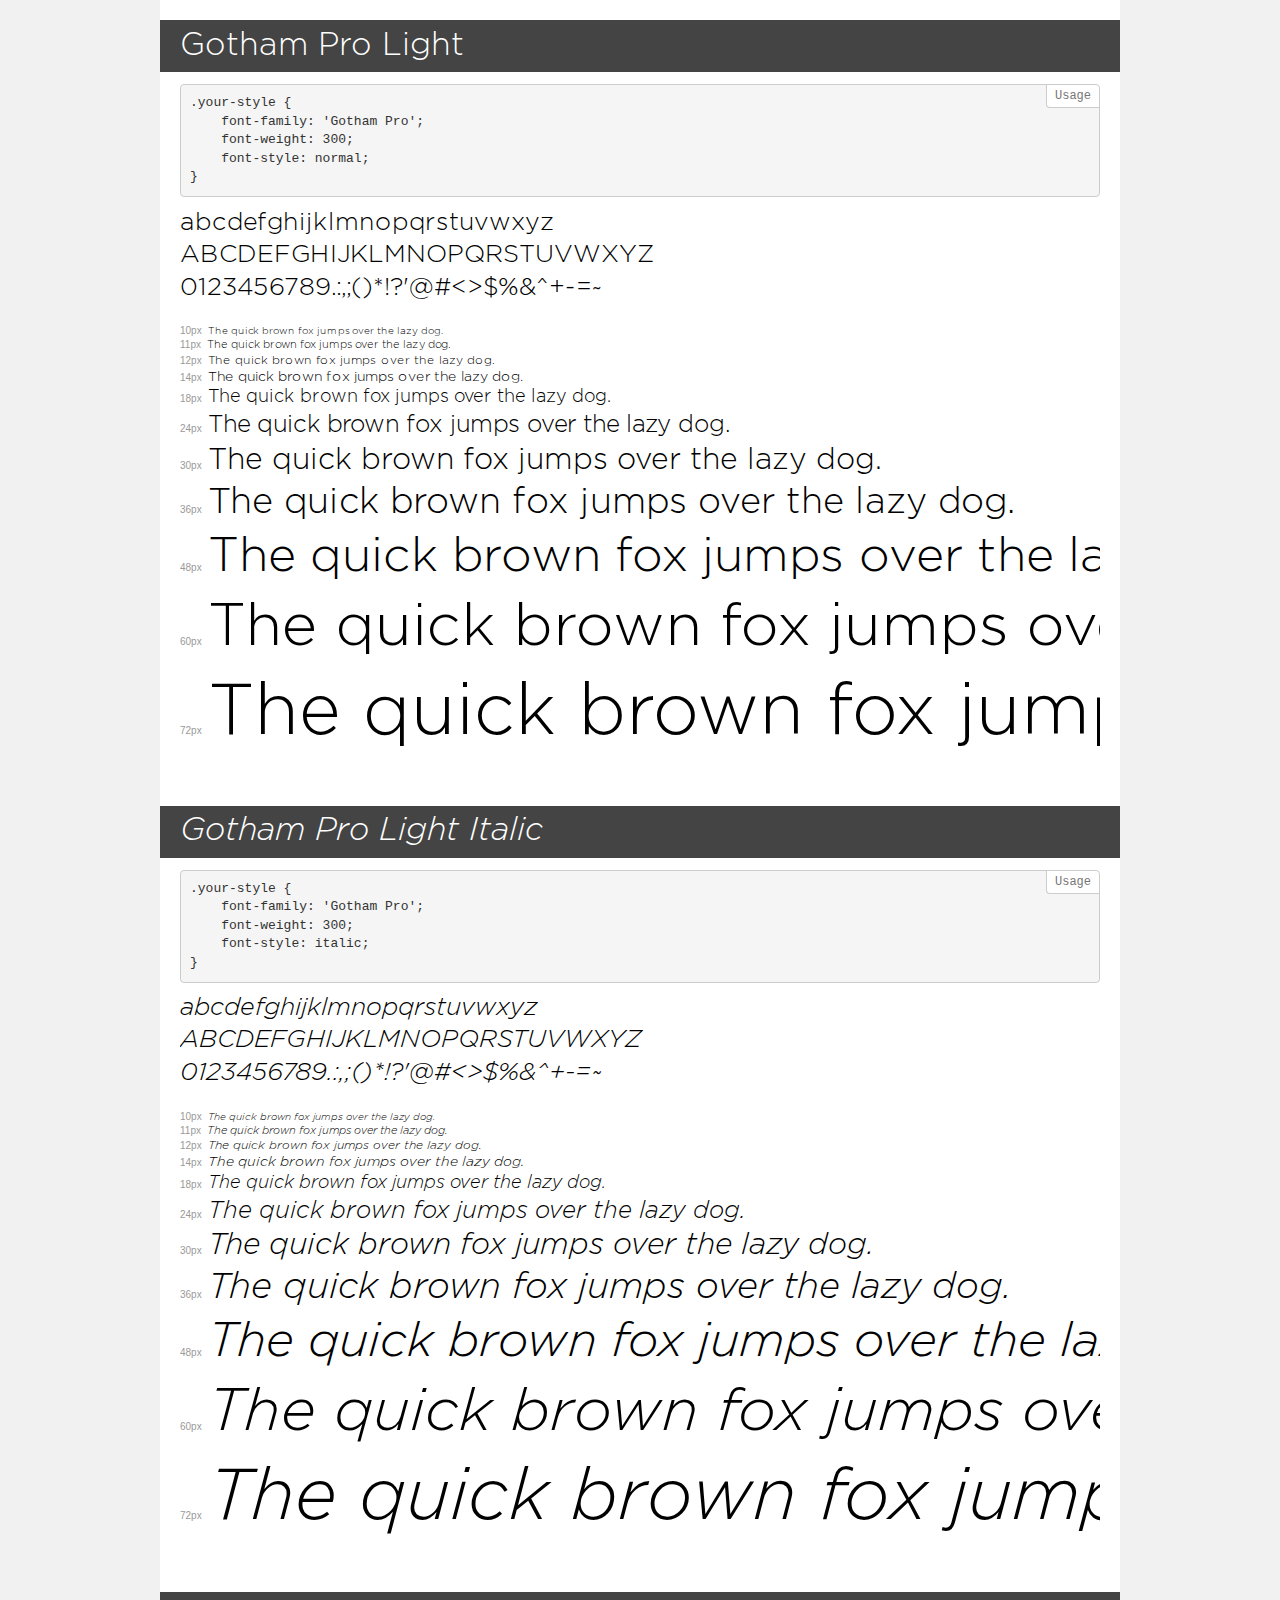
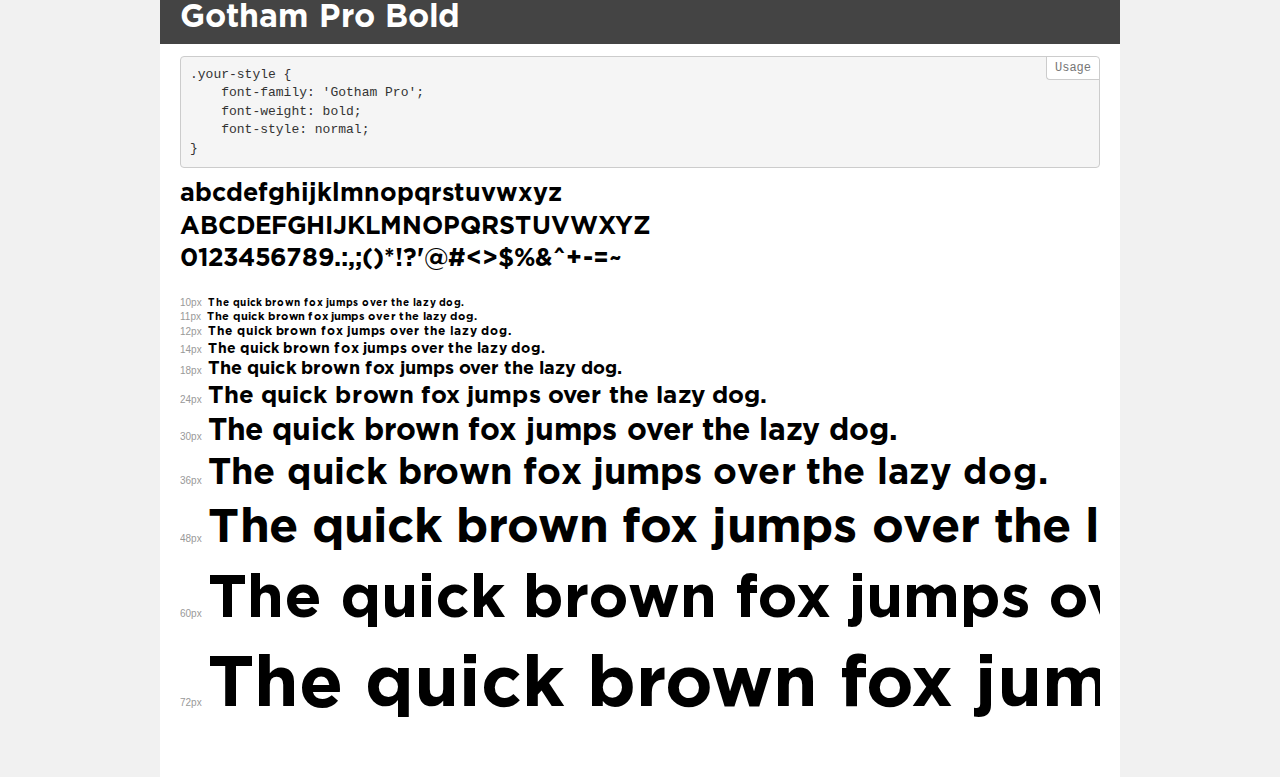
<file: fonts/fonts_1/demo.html>
<!DOCTYPE html>
<html>
<head>
	<meta charset="utf-8">
	<meta http-equiv="X-UA-Compatible" content="IE=edge">
	<meta name="viewport" content="width=device-width, initial-scale=1">
	<meta name="robots" content="noindex, noarchive">
	<title>Transfonter demo</title>
	<link href="stylesheet.css" rel="stylesheet">
	<style>
		/*
		http://meyerweb.com/eric/tools/css/reset/
		v2.0 | 20110126
		License: none (public domain)
		*/
		html, body, div, span, applet, object, iframe,
		h1, h2, h3, h4, h5, h6, p, blockquote, pre,
		a, abbr, acronym, address, big, cite, code,
		del, dfn, em, img, ins, kbd, q, s, samp,
		small, strike, strong, sub, sup, tt, var,
		b, u, i, center,
		dl, dt, dd, ol, ul, li,
		fieldset, form, label, legend,
		table, caption, tbody, tfoot, thead, tr, th, td,
		article, aside, canvas, details, embed,
		figure, figcaption, footer, header, hgroup,
		menu, nav, output, ruby, section, summary,
		time, mark, audio, video {
			margin: 0;
			padding: 0;
			border: 0;
			font-size: 100%;
			font: inherit;
			vertical-align: baseline;
		}
		/* HTML5 display-role reset for older browsers */
		article, aside, details, figcaption, figure,
		footer, header, hgroup, menu, nav, section {
			display: block;
		}
		body {
			line-height: 1;
		}
		ol, ul {
			list-style: none;
		}
		blockquote, q {
			quotes: none;
		}
		blockquote:before, blockquote:after,
		q:before, q:after {
			content: '';
			content: none;
		}
		table {
			border-collapse: collapse;
			border-spacing: 0;
		}
		/* common styles */
		body {
			background: #f1f1f1;
			color: #000;
		}
		.page {
			background: #fff;
			width: 920px;
			margin: 0 auto;
			padding: 20px 20px 0 20px;
			overflow: hidden;
		}
		.font-container {
			overflow-x: auto;
			overflow-y: hidden;
			margin-bottom: 40px;
			line-height: 1.3;
			white-space: nowrap;
			padding-bottom: 5px;
		}
		h1 {
			position: relative;
			background: #444;
			font-size: 32px;
			color: #fff;
			padding: 10px 20px;
			margin: 0 -20px 12px -20px;
		}
		.letters {
			font-size: 25px;
			margin-bottom: 20px;
		}
		.s10:before {
			content: '10px';
		}
		.s11:before {
			content: '11px';
		}
		.s12:before {
			content: '12px';
		}
		.s14:before {
			content: '14px';
		}
		.s18:before {
			content: '18px';
		}
		.s24:before {
			content: '24px';
		}
		.s30:before {
			content: '30px';
		}
		.s36:before {
			content: '36px';
		}
		.s48:before {
			content: '48px';
		}
		.s60:before {
			content: '60px';
		}
		.s72:before {
			content: '72px';
		}
		.s10:before, .s11:before, .s12:before, .s14:before,
		.s18:before, .s24:before, .s30:before, .s36:before,
		.s48:before, .s60:before, .s72:before {
			font-family: Arial, sans-serif;
			font-size: 10px;
			font-weight: normal;
			font-style: normal;
			color: #999;
			padding-right: 6px;
		}
		pre {
			display: block;
			position: relative;
			padding: 9px;
			margin: 0 0 10px;
			font-family: Monaco, Menlo, Consolas, "Courier New", monospace !important;
			font-size: 13px;
			line-height: 1.428571429;
			color: #333;
			font-weight: normal !important;
			font-style: normal !important;
			background-color: #f5f5f5;
			border: 1px solid #ccc;
			overflow-x: auto;
			border-radius: 4px;
		}
		pre:after {
			display: block;
			position: absolute;
			right: 0;
			top: 0;
			content: 'Usage';
			line-height: 1;
			padding: 5px 8px;
			font-size: 12px;
			color: #767676;
			background-color: #fff;
			border: 1px solid #ccc;
			border-right: none;
			border-top: none;
			border-radius: 0 4px 0 4px;
			z-index: 10;
		}
		/* responsive */
		@media (max-width: 959px) {
			.page {
				width: auto;
				margin: 0;
			}
		}
	</style>
</head>
<body>
<div class="page">
	<div class="demo" style="font-family: 'Gotham Pro'; font-weight: 300; font-style: normal;">
		<h1>Gotham Pro Light</h1>
		<pre>.your-style {
    font-family: 'Gotham Pro';
    font-weight: 300;
    font-style: normal;
}</pre>
		<div class="font-container">
			<p class="letters">
				abcdefghijklmnopqrstuvwxyz <br />
				ABCDEFGHIJKLMNOPQRSTUVWXYZ <br />				0123456789.:,;()*!?'@#<>$%&^+-=~
			</p>
			<p class="s10" style="font-size: 10px;">The quick brown fox jumps over the lazy dog.</p>
			<p class="s11" style="font-size: 11px;">The quick brown fox jumps over the lazy dog.</p>
			<p class="s12" style="font-size: 12px;">The quick brown fox jumps over the lazy dog.</p>
			<p class="s14" style="font-size: 14px;">The quick brown fox jumps over the lazy dog.</p>
			<p class="s18" style="font-size: 18px;">The quick brown fox jumps over the lazy dog.</p>
			<p class="s24" style="font-size: 24px;">The quick brown fox jumps over the lazy dog.</p>
			<p class="s30" style="font-size: 30px;">The quick brown fox jumps over the lazy dog.</p>
			<p class="s36" style="font-size: 36px;">The quick brown fox jumps over the lazy dog.</p>
			<p class="s48" style="font-size: 48px;">The quick brown fox jumps over the lazy dog.</p>
			<p class="s60" style="font-size: 60px;">The quick brown fox jumps over the lazy dog.</p>
			<p class="s72" style="font-size: 72px;">The quick brown fox jumps over the lazy dog.</p>
		</div>
	</div>
	<div class="demo" style="font-family: 'Gotham Pro'; font-weight: 300; font-style: italic;">
		<h1>Gotham Pro Light Italic</h1>
		<pre>.your-style {
    font-family: 'Gotham Pro';
    font-weight: 300;
    font-style: italic;
}</pre>
		<div class="font-container">
			<p class="letters">
				abcdefghijklmnopqrstuvwxyz <br />
				ABCDEFGHIJKLMNOPQRSTUVWXYZ <br />				0123456789.:,;()*!?'@#<>$%&^+-=~
			</p>
			<p class="s10" style="font-size: 10px;">The quick brown fox jumps over the lazy dog.</p>
			<p class="s11" style="font-size: 11px;">The quick brown fox jumps over the lazy dog.</p>
			<p class="s12" style="font-size: 12px;">The quick brown fox jumps over the lazy dog.</p>
			<p class="s14" style="font-size: 14px;">The quick brown fox jumps over the lazy dog.</p>
			<p class="s18" style="font-size: 18px;">The quick brown fox jumps over the lazy dog.</p>
			<p class="s24" style="font-size: 24px;">The quick brown fox jumps over the lazy dog.</p>
			<p class="s30" style="font-size: 30px;">The quick brown fox jumps over the lazy dog.</p>
			<p class="s36" style="font-size: 36px;">The quick brown fox jumps over the lazy dog.</p>
			<p class="s48" style="font-size: 48px;">The quick brown fox jumps over the lazy dog.</p>
			<p class="s60" style="font-size: 60px;">The quick brown fox jumps over the lazy dog.</p>
			<p class="s72" style="font-size: 72px;">The quick brown fox jumps over the lazy dog.</p>
		</div>
	</div>
	<div class="demo" style="font-family: 'Gotham Pro'; font-weight: bold; font-style: normal;">
		<h1>Gotham Pro Bold</h1>
		<pre>.your-style {
    font-family: 'Gotham Pro';
    font-weight: bold;
    font-style: normal;
}</pre>
		<div class="font-container">
			<p class="letters">
				abcdefghijklmnopqrstuvwxyz <br />
				ABCDEFGHIJKLMNOPQRSTUVWXYZ <br />				0123456789.:,;()*!?'@#<>$%&^+-=~
			</p>
			<p class="s10" style="font-size: 10px;">The quick brown fox jumps over the lazy dog.</p>
			<p class="s11" style="font-size: 11px;">The quick brown fox jumps over the lazy dog.</p>
			<p class="s12" style="font-size: 12px;">The quick brown fox jumps over the lazy dog.</p>
			<p class="s14" style="font-size: 14px;">The quick brown fox jumps over the lazy dog.</p>
			<p class="s18" style="font-size: 18px;">The quick brown fox jumps over the lazy dog.</p>
			<p class="s24" style="font-size: 24px;">The quick brown fox jumps over the lazy dog.</p>
			<p class="s30" style="font-size: 30px;">The quick brown fox jumps over the lazy dog.</p>
			<p class="s36" style="font-size: 36px;">The quick brown fox jumps over the lazy dog.</p>
			<p class="s48" style="font-size: 48px;">The quick brown fox jumps over the lazy dog.</p>
			<p class="s60" style="font-size: 60px;">The quick brown fox jumps over the lazy dog.</p>
			<p class="s72" style="font-size: 72px;">The quick brown fox jumps over the lazy dog.</p>
		</div>
	</div>
</div>
</body>
</html>
</file>
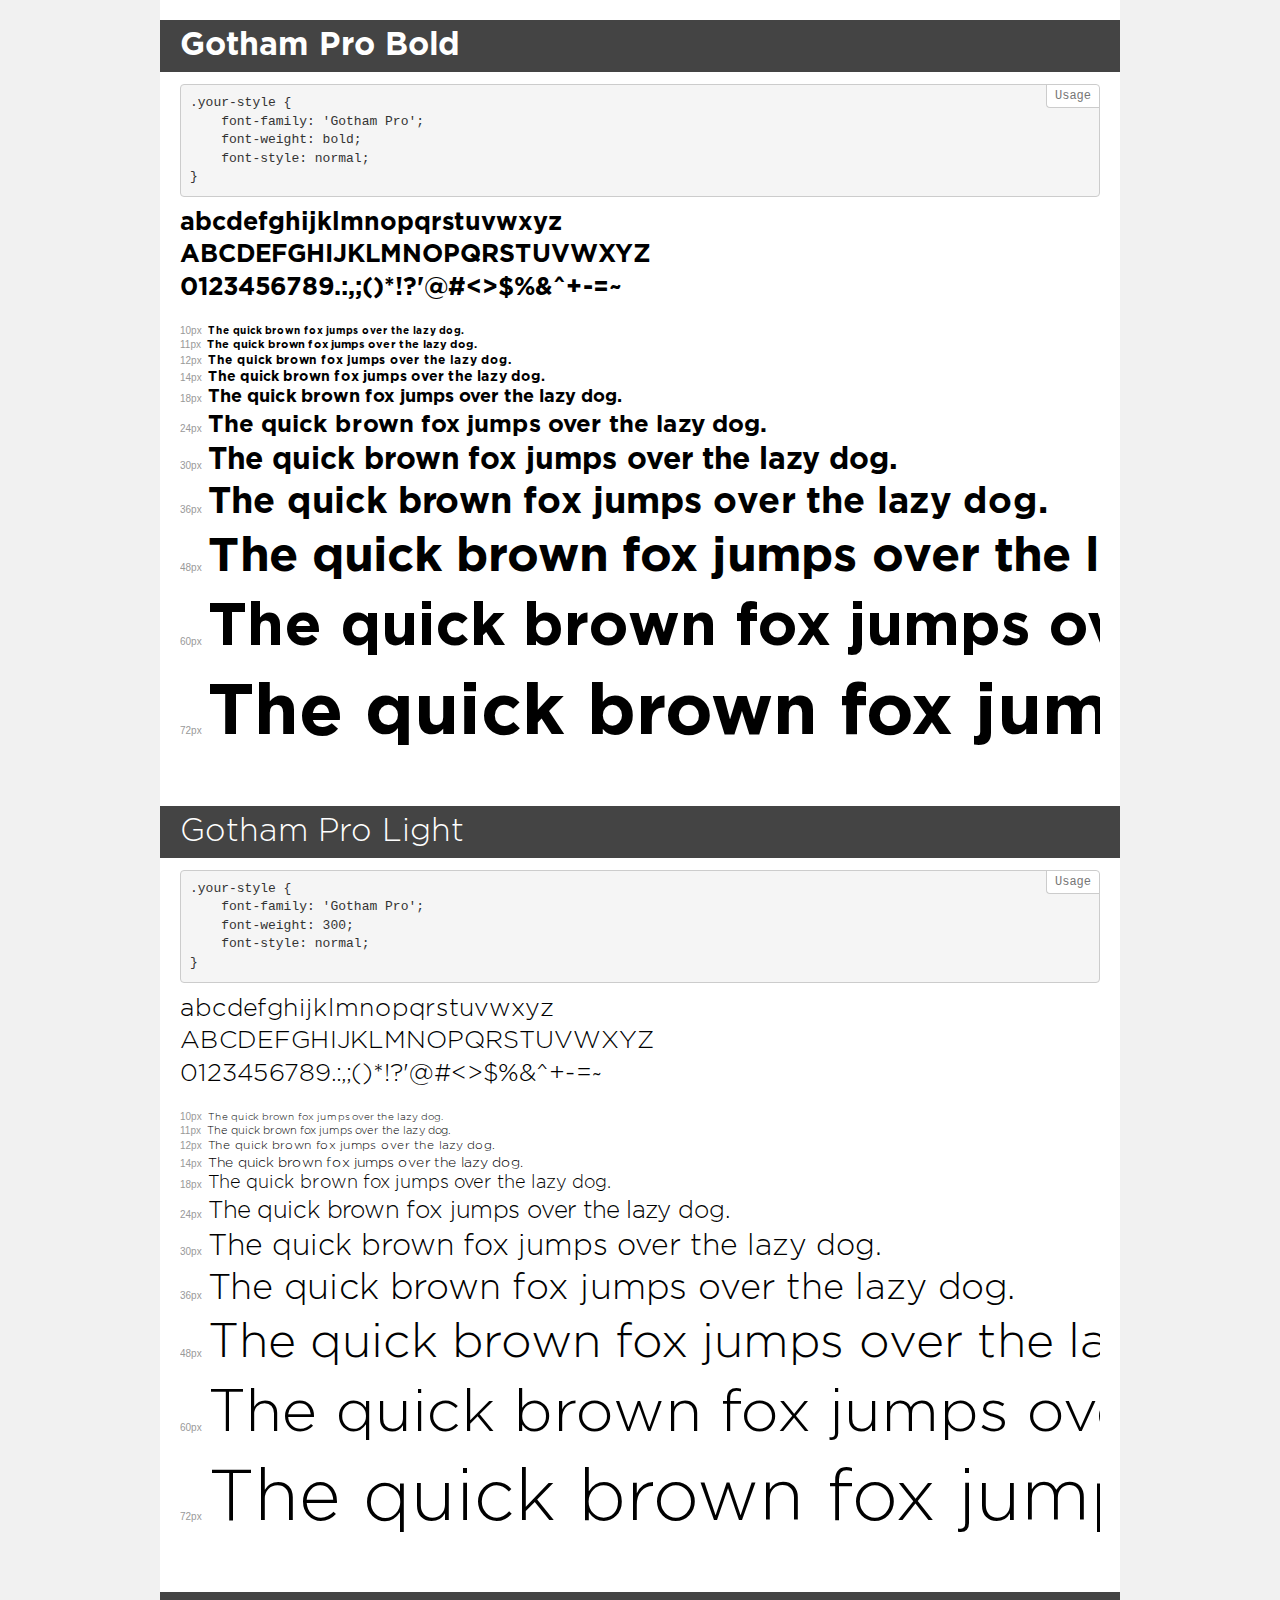
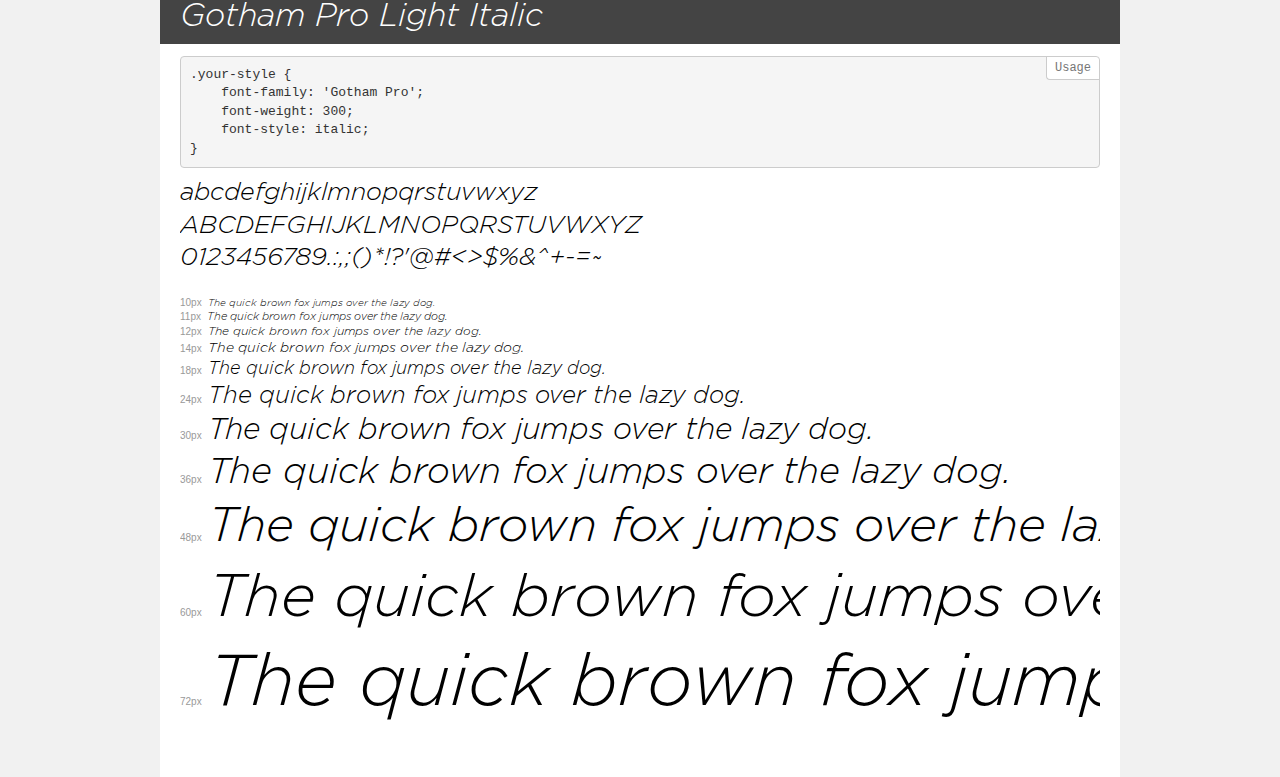
<file: fonts/fonts_new/demo.html>
<!DOCTYPE html>
<html>
<head>
	<meta charset="utf-8">
	<meta http-equiv="X-UA-Compatible" content="IE=edge">
	<meta name="viewport" content="width=device-width, initial-scale=1">
	<meta name="robots" content="noindex, noarchive">
	<title>Transfonter demo</title>
	<link href="stylesheet.css" rel="stylesheet">
	<style>
		/*
		http://meyerweb.com/eric/tools/css/reset/
		v2.0 | 20110126
		License: none (public domain)
		*/
		html, body, div, span, applet, object, iframe,
		h1, h2, h3, h4, h5, h6, p, blockquote, pre,
		a, abbr, acronym, address, big, cite, code,
		del, dfn, em, img, ins, kbd, q, s, samp,
		small, strike, strong, sub, sup, tt, var,
		b, u, i, center,
		dl, dt, dd, ol, ul, li,
		fieldset, form, label, legend,
		table, caption, tbody, tfoot, thead, tr, th, td,
		article, aside, canvas, details, embed,
		figure, figcaption, footer, header, hgroup,
		menu, nav, output, ruby, section, summary,
		time, mark, audio, video {
			margin: 0;
			padding: 0;
			border: 0;
			font-size: 100%;
			font: inherit;
			vertical-align: baseline;
		}
		/* HTML5 display-role reset for older browsers */
		article, aside, details, figcaption, figure,
		footer, header, hgroup, menu, nav, section {
			display: block;
		}
		body {
			line-height: 1;
		}
		ol, ul {
			list-style: none;
		}
		blockquote, q {
			quotes: none;
		}
		blockquote:before, blockquote:after,
		q:before, q:after {
			content: '';
			content: none;
		}
		table {
			border-collapse: collapse;
			border-spacing: 0;
		}
		/* common styles */
		body {
			background: #f1f1f1;
			color: #000;
		}
		.page {
			background: #fff;
			width: 920px;
			margin: 0 auto;
			padding: 20px 20px 0 20px;
			overflow: hidden;
		}
		.font-container {
			overflow-x: auto;
			overflow-y: hidden;
			margin-bottom: 40px;
			line-height: 1.3;
			white-space: nowrap;
			padding-bottom: 5px;
		}
		h1 {
			position: relative;
			background: #444;
			font-size: 32px;
			color: #fff;
			padding: 10px 20px;
			margin: 0 -20px 12px -20px;
		}
		.letters {
			font-size: 25px;
			margin-bottom: 20px;
		}
		.s10:before {
			content: '10px';
		}
		.s11:before {
			content: '11px';
		}
		.s12:before {
			content: '12px';
		}
		.s14:before {
			content: '14px';
		}
		.s18:before {
			content: '18px';
		}
		.s24:before {
			content: '24px';
		}
		.s30:before {
			content: '30px';
		}
		.s36:before {
			content: '36px';
		}
		.s48:before {
			content: '48px';
		}
		.s60:before {
			content: '60px';
		}
		.s72:before {
			content: '72px';
		}
		.s10:before, .s11:before, .s12:before, .s14:before,
		.s18:before, .s24:before, .s30:before, .s36:before,
		.s48:before, .s60:before, .s72:before {
			font-family: Arial, sans-serif;
			font-size: 10px;
			font-weight: normal;
			font-style: normal;
			color: #999;
			padding-right: 6px;
		}
		pre {
			display: block;
			position: relative;
			padding: 9px;
			margin: 0 0 10px;
			font-family: Monaco, Menlo, Consolas, "Courier New", monospace !important;
			font-size: 13px;
			line-height: 1.428571429;
			color: #333;
			font-weight: normal !important;
			font-style: normal !important;
			background-color: #f5f5f5;
			border: 1px solid #ccc;
			overflow-x: auto;
			border-radius: 4px;
		}
		pre:after {
			display: block;
			position: absolute;
			right: 0;
			top: 0;
			content: 'Usage';
			line-height: 1;
			padding: 5px 8px;
			font-size: 12px;
			color: #767676;
			background-color: #fff;
			border: 1px solid #ccc;
			border-right: none;
			border-top: none;
			border-radius: 0 4px 0 4px;
			z-index: 10;
		}
		/* responsive */
		@media (max-width: 959px) {
			.page {
				width: auto;
				margin: 0;
			}
		}
	</style>
</head>
<body>
<div class="page">
	<div class="demo" style="font-family: 'Gotham Pro'; font-weight: bold; font-style: normal;">
		<h1>Gotham Pro Bold</h1>
		<pre>.your-style {
    font-family: 'Gotham Pro';
    font-weight: bold;
    font-style: normal;
}</pre>
		<div class="font-container">
			<p class="letters">
				abcdefghijklmnopqrstuvwxyz <br />
				ABCDEFGHIJKLMNOPQRSTUVWXYZ <br />				0123456789.:,;()*!?'@#<>$%&^+-=~
			</p>
			<p class="s10" style="font-size: 10px;">The quick brown fox jumps over the lazy dog.</p>
			<p class="s11" style="font-size: 11px;">The quick brown fox jumps over the lazy dog.</p>
			<p class="s12" style="font-size: 12px;">The quick brown fox jumps over the lazy dog.</p>
			<p class="s14" style="font-size: 14px;">The quick brown fox jumps over the lazy dog.</p>
			<p class="s18" style="font-size: 18px;">The quick brown fox jumps over the lazy dog.</p>
			<p class="s24" style="font-size: 24px;">The quick brown fox jumps over the lazy dog.</p>
			<p class="s30" style="font-size: 30px;">The quick brown fox jumps over the lazy dog.</p>
			<p class="s36" style="font-size: 36px;">The quick brown fox jumps over the lazy dog.</p>
			<p class="s48" style="font-size: 48px;">The quick brown fox jumps over the lazy dog.</p>
			<p class="s60" style="font-size: 60px;">The quick brown fox jumps over the lazy dog.</p>
			<p class="s72" style="font-size: 72px;">The quick brown fox jumps over the lazy dog.</p>
		</div>
	</div>
	<div class="demo" style="font-family: 'Gotham Pro'; font-weight: 300; font-style: normal;">
		<h1>Gotham Pro Light</h1>
		<pre>.your-style {
    font-family: 'Gotham Pro';
    font-weight: 300;
    font-style: normal;
}</pre>
		<div class="font-container">
			<p class="letters">
				abcdefghijklmnopqrstuvwxyz <br />
				ABCDEFGHIJKLMNOPQRSTUVWXYZ <br />				0123456789.:,;()*!?'@#<>$%&^+-=~
			</p>
			<p class="s10" style="font-size: 10px;">The quick brown fox jumps over the lazy dog.</p>
			<p class="s11" style="font-size: 11px;">The quick brown fox jumps over the lazy dog.</p>
			<p class="s12" style="font-size: 12px;">The quick brown fox jumps over the lazy dog.</p>
			<p class="s14" style="font-size: 14px;">The quick brown fox jumps over the lazy dog.</p>
			<p class="s18" style="font-size: 18px;">The quick brown fox jumps over the lazy dog.</p>
			<p class="s24" style="font-size: 24px;">The quick brown fox jumps over the lazy dog.</p>
			<p class="s30" style="font-size: 30px;">The quick brown fox jumps over the lazy dog.</p>
			<p class="s36" style="font-size: 36px;">The quick brown fox jumps over the lazy dog.</p>
			<p class="s48" style="font-size: 48px;">The quick brown fox jumps over the lazy dog.</p>
			<p class="s60" style="font-size: 60px;">The quick brown fox jumps over the lazy dog.</p>
			<p class="s72" style="font-size: 72px;">The quick brown fox jumps over the lazy dog.</p>
		</div>
	</div>
	<div class="demo" style="font-family: 'Gotham Pro'; font-weight: 300; font-style: italic;">
		<h1>Gotham Pro Light Italic</h1>
		<pre>.your-style {
    font-family: 'Gotham Pro';
    font-weight: 300;
    font-style: italic;
}</pre>
		<div class="font-container">
			<p class="letters">
				abcdefghijklmnopqrstuvwxyz <br />
				ABCDEFGHIJKLMNOPQRSTUVWXYZ <br />				0123456789.:,;()*!?'@#<>$%&^+-=~
			</p>
			<p class="s10" style="font-size: 10px;">The quick brown fox jumps over the lazy dog.</p>
			<p class="s11" style="font-size: 11px;">The quick brown fox jumps over the lazy dog.</p>
			<p class="s12" style="font-size: 12px;">The quick brown fox jumps over the lazy dog.</p>
			<p class="s14" style="font-size: 14px;">The quick brown fox jumps over the lazy dog.</p>
			<p class="s18" style="font-size: 18px;">The quick brown fox jumps over the lazy dog.</p>
			<p class="s24" style="font-size: 24px;">The quick brown fox jumps over the lazy dog.</p>
			<p class="s30" style="font-size: 30px;">The quick brown fox jumps over the lazy dog.</p>
			<p class="s36" style="font-size: 36px;">The quick brown fox jumps over the lazy dog.</p>
			<p class="s48" style="font-size: 48px;">The quick brown fox jumps over the lazy dog.</p>
			<p class="s60" style="font-size: 60px;">The quick brown fox jumps over the lazy dog.</p>
			<p class="s72" style="font-size: 72px;">The quick brown fox jumps over the lazy dog.</p>
		</div>
	</div>
</div>
</body>
</html>
</file>
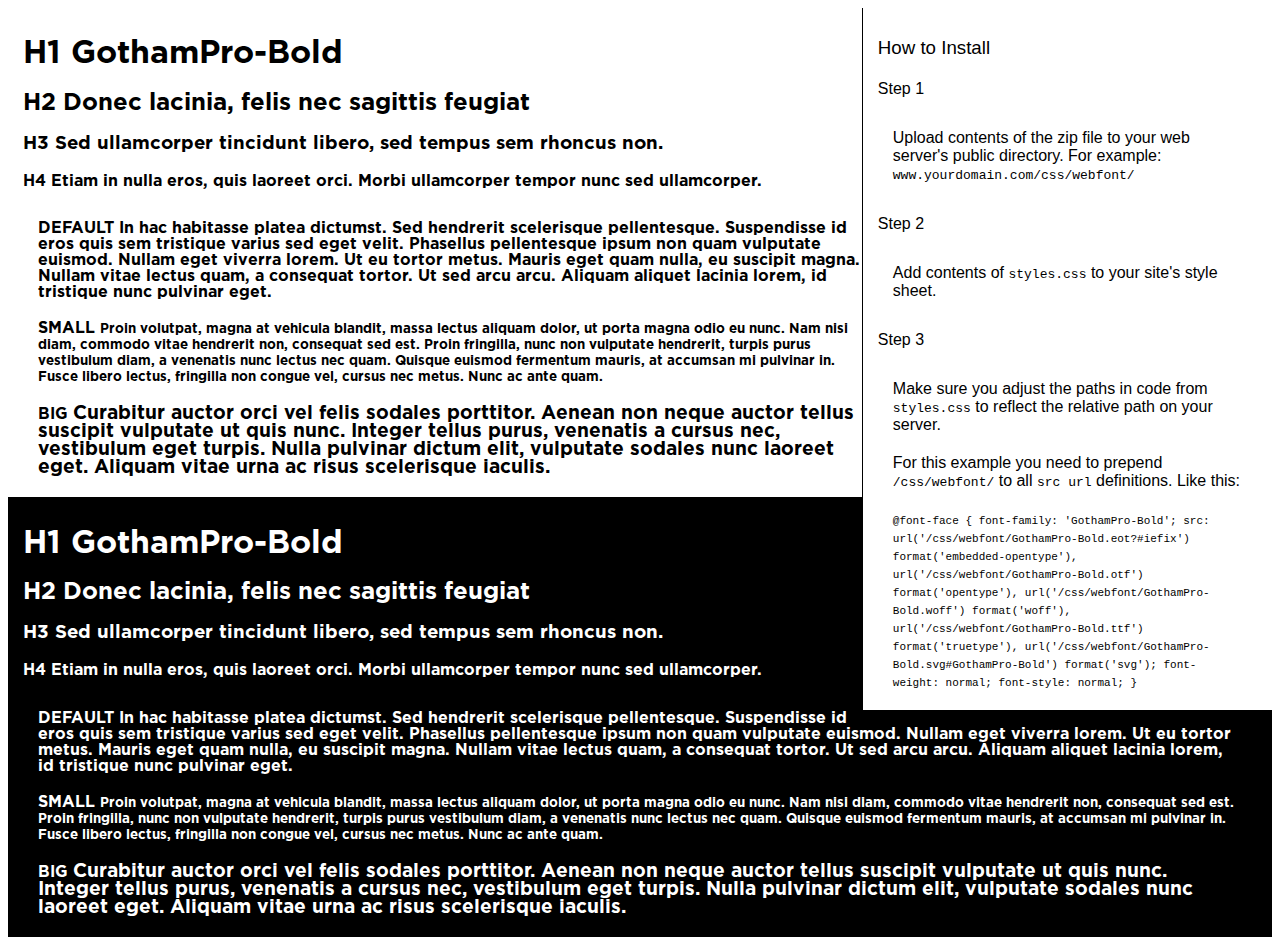
<file: fonts/fonts_new_2/GothamPro-Bold/preview.html>
<!DOCTYPE html>
<html>
<head>
<title>
GothamPro-Bold
 - Web font preview
</title>
<style type='text/css'>

@font-face {
  font-family: 'GothamPro-Bold';
  src: url('GothamPro-Bold.eot?#iefix') format('embedded-opentype'),  url('GothamPro-Bold.otf')  format('opentype'),
	     url('GothamPro-Bold.woff') format('woff'), url('GothamPro-Bold.ttf')  format('truetype'), url('GothamPro-Bold.svg#GothamPro-Bold') format('svg');
  font-weight: normal;
  font-style: normal;
}

body { font-family: 'GothamPro-Bold' !important; }
h1, h2, h3, h4 { font-weight: normal; }
.reg { color:black; background:white; }
.inverse { color:white; background:black; }
div { padding: 10px 15px; }
.right { background:white; width:30%; float: right; font-family: sans-serif; border: 1px solid black; border-width: 0 0 1px 1px;}
</style>
</head>
<body>
<div class='right'>
<h3>How to Install</h3>
<h4>Step 1</h4>
<div>
Upload contents of the zip file to your web server's public directory. For example:
<code>www.yourdomain.com/css/webfont/</code>
</div>
<h4>Step 2</h4>
<div>
Add contents of
<code>styles.css</code>
to your site's style sheet.
</div>
<h4>Step 3</h4>
<div>
Make sure you adjust the paths in code from
<code>styles.css</code>
to reflect the relative path on your server.
</div>
<div>
For this example you need to prepend
<code>/css/webfont/</code>
to all
<code>src url</code>
definitions. Like this:
</div>
<div>
<code style='font-size:11px;'>@font-face {
  font-family: 'GothamPro-Bold';
  src: url('/css/webfont/GothamPro-Bold.eot?#iefix') format('embedded-opentype'),  url('/css/webfont/GothamPro-Bold.otf')  format('opentype'),
	     url('/css/webfont/GothamPro-Bold.woff') format('woff'), url('/css/webfont/GothamPro-Bold.ttf')  format('truetype'), url('/css/webfont/GothamPro-Bold.svg#GothamPro-Bold') format('svg');
  font-weight: normal;
  font-style: normal;
}</code>
</div>
</div>
<div class='reg'>
<h1>
H1
GothamPro-Bold
</h1>
<h2>
H2
Donec lacinia, felis nec sagittis feugiat
</h2>
<h3>
H3
Sed ullamcorper tincidunt libero, sed tempus sem rhoncus non.
</h3>
<h4>
H4
Etiam in nulla eros, quis laoreet orci. Morbi ullamcorper tempor nunc sed ullamcorper.
</h4>
<div>
DEFAULT
In hac habitasse platea dictumst. Sed hendrerit scelerisque pellentesque. Suspendisse id eros quis sem tristique varius sed eget velit. Phasellus pellentesque ipsum non quam vulputate euismod. Nullam eget viverra lorem. Ut eu tortor metus. Mauris eget quam nulla, eu suscipit magna. Nullam vitae lectus quam, a consequat tortor. Ut sed arcu arcu. Aliquam aliquet lacinia lorem, id tristique nunc pulvinar eget.
</div>
<div>
SMALL
<small>
Proin volutpat, magna at vehicula blandit, massa lectus aliquam dolor, ut porta magna odio eu nunc. Nam nisi diam, commodo vitae hendrerit non, consequat sed est. Proin fringilla, nunc non vulputate hendrerit, turpis purus vestibulum diam, a venenatis nunc lectus nec quam. Quisque euismod fermentum mauris, at accumsan mi pulvinar in. Fusce libero lectus, fringilla non congue vel, cursus nec metus. Nunc ac ante quam.
</small>
</div>
<div>
BIG
<big>
Curabitur auctor orci vel felis sodales porttitor. Aenean non neque auctor tellus suscipit vulputate ut quis nunc. Integer tellus purus, venenatis a cursus nec, vestibulum eget turpis. Nulla pulvinar dictum elit, vulputate sodales nunc laoreet eget. Aliquam vitae urna ac risus scelerisque iaculis.
</big>
</div>

</div>
<div class='inverse'>
<h1>
H1
GothamPro-Bold
</h1>
<h2>
H2
Donec lacinia, felis nec sagittis feugiat
</h2>
<h3>
H3
Sed ullamcorper tincidunt libero, sed tempus sem rhoncus non.
</h3>
<h4>
H4
Etiam in nulla eros, quis laoreet orci. Morbi ullamcorper tempor nunc sed ullamcorper.
</h4>
<div>
DEFAULT
In hac habitasse platea dictumst. Sed hendrerit scelerisque pellentesque. Suspendisse id eros quis sem tristique varius sed eget velit. Phasellus pellentesque ipsum non quam vulputate euismod. Nullam eget viverra lorem. Ut eu tortor metus. Mauris eget quam nulla, eu suscipit magna. Nullam vitae lectus quam, a consequat tortor. Ut sed arcu arcu. Aliquam aliquet lacinia lorem, id tristique nunc pulvinar eget.
</div>
<div>
SMALL
<small>
Proin volutpat, magna at vehicula blandit, massa lectus aliquam dolor, ut porta magna odio eu nunc. Nam nisi diam, commodo vitae hendrerit non, consequat sed est. Proin fringilla, nunc non vulputate hendrerit, turpis purus vestibulum diam, a venenatis nunc lectus nec quam. Quisque euismod fermentum mauris, at accumsan mi pulvinar in. Fusce libero lectus, fringilla non congue vel, cursus nec metus. Nunc ac ante quam.
</small>
</div>
<div>
BIG
<big>
Curabitur auctor orci vel felis sodales porttitor. Aenean non neque auctor tellus suscipit vulputate ut quis nunc. Integer tellus purus, venenatis a cursus nec, vestibulum eget turpis. Nulla pulvinar dictum elit, vulputate sodales nunc laoreet eget. Aliquam vitae urna ac risus scelerisque iaculis.
</big>
</div>

</div>
</body>
</html>
</file>
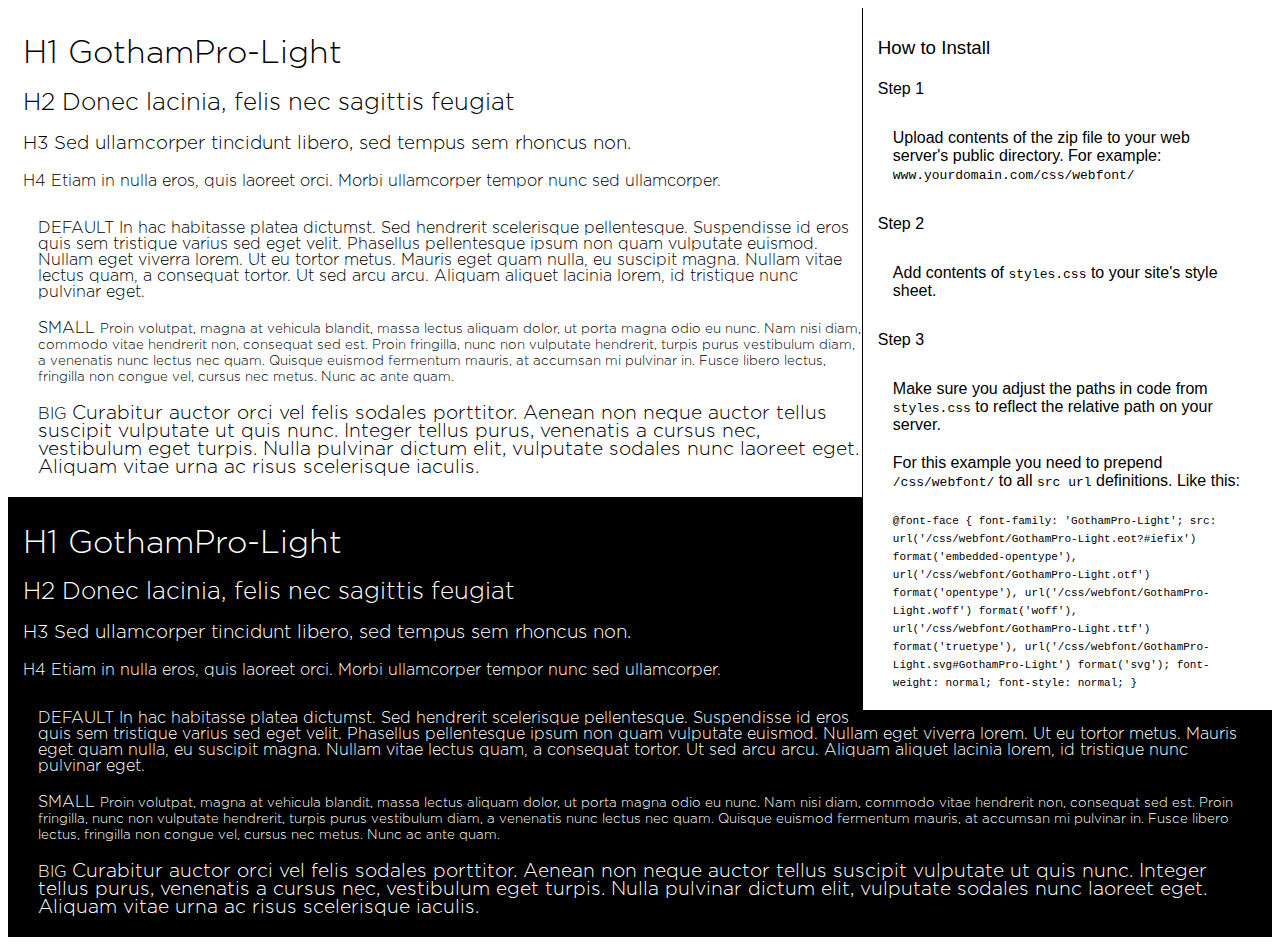
<file: fonts/fonts_new_2/GothamPro-Light/preview.html>
<!DOCTYPE html>
<html>
<head>
<title>
GothamPro-Light
 - Web font preview
</title>
<style type='text/css'>

@font-face {
  font-family: 'GothamPro-Light';
  src: url('GothamPro-Light.eot?#iefix') format('embedded-opentype'),  url('GothamPro-Light.otf')  format('opentype'),
	     url('GothamPro-Light.woff') format('woff'), url('GothamPro-Light.ttf')  format('truetype'), url('GothamPro-Light.svg#GothamPro-Light') format('svg');
  font-weight: normal;
  font-style: normal;
}

body { font-family: 'GothamPro-Light' !important; }
h1, h2, h3, h4 { font-weight: normal; }
.reg { color:black; background:white; }
.inverse { color:white; background:black; }
div { padding: 10px 15px; }
.right { background:white; width:30%; float: right; font-family: sans-serif; border: 1px solid black; border-width: 0 0 1px 1px;}
</style>
</head>
<body>
<div class='right'>
<h3>How to Install</h3>
<h4>Step 1</h4>
<div>
Upload contents of the zip file to your web server's public directory. For example:
<code>www.yourdomain.com/css/webfont/</code>
</div>
<h4>Step 2</h4>
<div>
Add contents of
<code>styles.css</code>
to your site's style sheet.
</div>
<h4>Step 3</h4>
<div>
Make sure you adjust the paths in code from
<code>styles.css</code>
to reflect the relative path on your server.
</div>
<div>
For this example you need to prepend
<code>/css/webfont/</code>
to all
<code>src url</code>
definitions. Like this:
</div>
<div>
<code style='font-size:11px;'>@font-face {
  font-family: 'GothamPro-Light';
  src: url('/css/webfont/GothamPro-Light.eot?#iefix') format('embedded-opentype'),  url('/css/webfont/GothamPro-Light.otf')  format('opentype'),
	     url('/css/webfont/GothamPro-Light.woff') format('woff'), url('/css/webfont/GothamPro-Light.ttf')  format('truetype'), url('/css/webfont/GothamPro-Light.svg#GothamPro-Light') format('svg');
  font-weight: normal;
  font-style: normal;
}</code>
</div>
</div>
<div class='reg'>
<h1>
H1
GothamPro-Light
</h1>
<h2>
H2
Donec lacinia, felis nec sagittis feugiat
</h2>
<h3>
H3
Sed ullamcorper tincidunt libero, sed tempus sem rhoncus non.
</h3>
<h4>
H4
Etiam in nulla eros, quis laoreet orci. Morbi ullamcorper tempor nunc sed ullamcorper.
</h4>
<div>
DEFAULT
In hac habitasse platea dictumst. Sed hendrerit scelerisque pellentesque. Suspendisse id eros quis sem tristique varius sed eget velit. Phasellus pellentesque ipsum non quam vulputate euismod. Nullam eget viverra lorem. Ut eu tortor metus. Mauris eget quam nulla, eu suscipit magna. Nullam vitae lectus quam, a consequat tortor. Ut sed arcu arcu. Aliquam aliquet lacinia lorem, id tristique nunc pulvinar eget.
</div>
<div>
SMALL
<small>
Proin volutpat, magna at vehicula blandit, massa lectus aliquam dolor, ut porta magna odio eu nunc. Nam nisi diam, commodo vitae hendrerit non, consequat sed est. Proin fringilla, nunc non vulputate hendrerit, turpis purus vestibulum diam, a venenatis nunc lectus nec quam. Quisque euismod fermentum mauris, at accumsan mi pulvinar in. Fusce libero lectus, fringilla non congue vel, cursus nec metus. Nunc ac ante quam.
</small>
</div>
<div>
BIG
<big>
Curabitur auctor orci vel felis sodales porttitor. Aenean non neque auctor tellus suscipit vulputate ut quis nunc. Integer tellus purus, venenatis a cursus nec, vestibulum eget turpis. Nulla pulvinar dictum elit, vulputate sodales nunc laoreet eget. Aliquam vitae urna ac risus scelerisque iaculis.
</big>
</div>

</div>
<div class='inverse'>
<h1>
H1
GothamPro-Light
</h1>
<h2>
H2
Donec lacinia, felis nec sagittis feugiat
</h2>
<h3>
H3
Sed ullamcorper tincidunt libero, sed tempus sem rhoncus non.
</h3>
<h4>
H4
Etiam in nulla eros, quis laoreet orci. Morbi ullamcorper tempor nunc sed ullamcorper.
</h4>
<div>
DEFAULT
In hac habitasse platea dictumst. Sed hendrerit scelerisque pellentesque. Suspendisse id eros quis sem tristique varius sed eget velit. Phasellus pellentesque ipsum non quam vulputate euismod. Nullam eget viverra lorem. Ut eu tortor metus. Mauris eget quam nulla, eu suscipit magna. Nullam vitae lectus quam, a consequat tortor. Ut sed arcu arcu. Aliquam aliquet lacinia lorem, id tristique nunc pulvinar eget.
</div>
<div>
SMALL
<small>
Proin volutpat, magna at vehicula blandit, massa lectus aliquam dolor, ut porta magna odio eu nunc. Nam nisi diam, commodo vitae hendrerit non, consequat sed est. Proin fringilla, nunc non vulputate hendrerit, turpis purus vestibulum diam, a venenatis nunc lectus nec quam. Quisque euismod fermentum mauris, at accumsan mi pulvinar in. Fusce libero lectus, fringilla non congue vel, cursus nec metus. Nunc ac ante quam.
</small>
</div>
<div>
BIG
<big>
Curabitur auctor orci vel felis sodales porttitor. Aenean non neque auctor tellus suscipit vulputate ut quis nunc. Integer tellus purus, venenatis a cursus nec, vestibulum eget turpis. Nulla pulvinar dictum elit, vulputate sodales nunc laoreet eget. Aliquam vitae urna ac risus scelerisque iaculis.
</big>
</div>

</div>
</body>
</html>
</file>
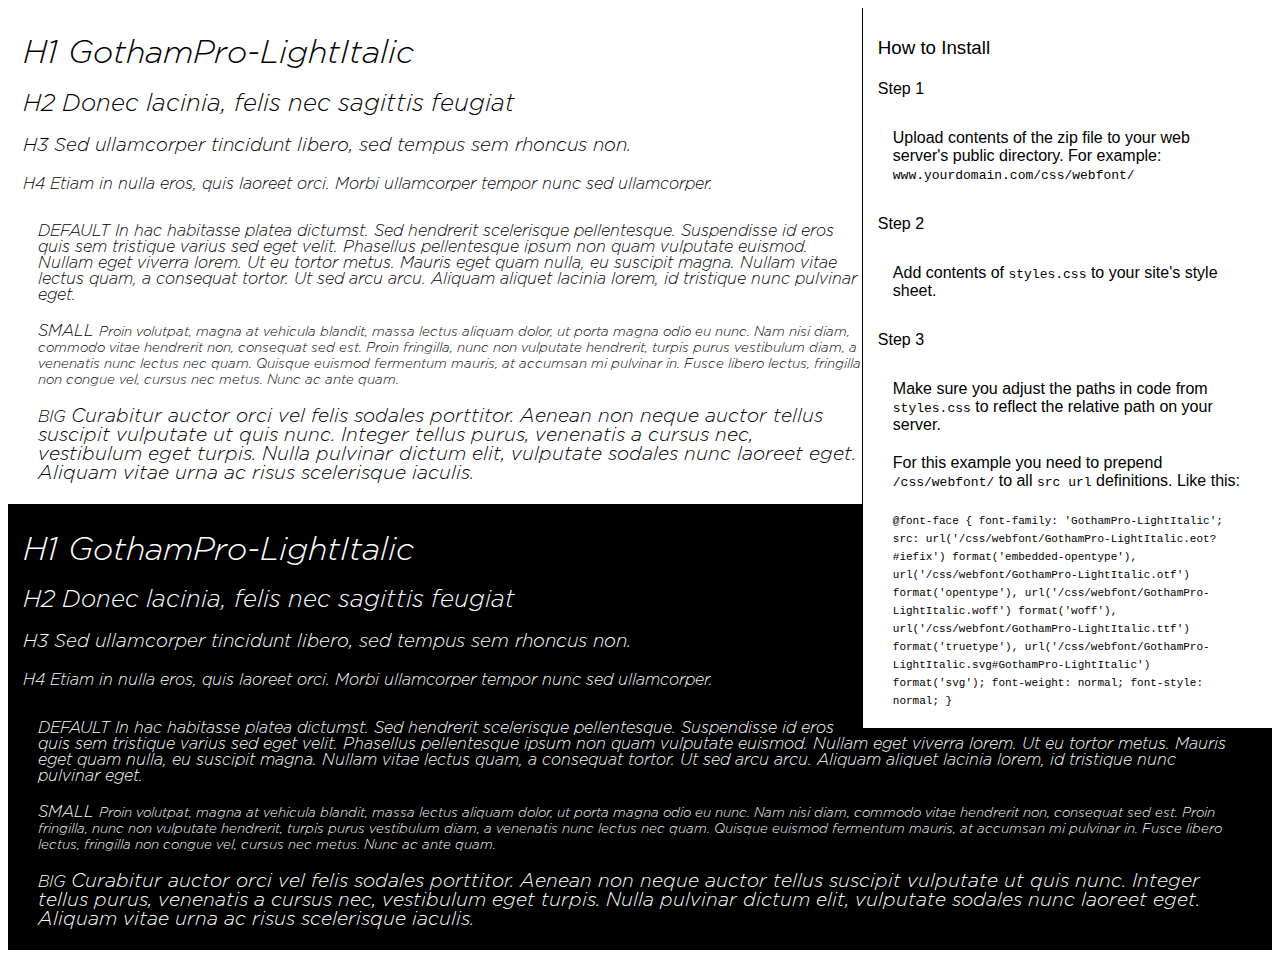
<file: fonts/fonts_new_2/GothamPro-LightItalic/preview.html>
<!DOCTYPE html>
<html>
<head>
<title>
GothamPro-LightItalic
 - Web font preview
</title>
<style type='text/css'>

@font-face {
  font-family: 'GothamPro-LightItalic';
  src: url('GothamPro-LightItalic.eot?#iefix') format('embedded-opentype'),  url('GothamPro-LightItalic.otf')  format('opentype'),
	     url('GothamPro-LightItalic.woff') format('woff'), url('GothamPro-LightItalic.ttf')  format('truetype'), url('GothamPro-LightItalic.svg#GothamPro-LightItalic') format('svg');
  font-weight: normal;
  font-style: normal;
}

body { font-family: 'GothamPro-LightItalic' !important; }
h1, h2, h3, h4 { font-weight: normal; }
.reg { color:black; background:white; }
.inverse { color:white; background:black; }
div { padding: 10px 15px; }
.right { background:white; width:30%; float: right; font-family: sans-serif; border: 1px solid black; border-width: 0 0 1px 1px;}
</style>
</head>
<body>
<div class='right'>
<h3>How to Install</h3>
<h4>Step 1</h4>
<div>
Upload contents of the zip file to your web server's public directory. For example:
<code>www.yourdomain.com/css/webfont/</code>
</div>
<h4>Step 2</h4>
<div>
Add contents of
<code>styles.css</code>
to your site's style sheet.
</div>
<h4>Step 3</h4>
<div>
Make sure you adjust the paths in code from
<code>styles.css</code>
to reflect the relative path on your server.
</div>
<div>
For this example you need to prepend
<code>/css/webfont/</code>
to all
<code>src url</code>
definitions. Like this:
</div>
<div>
<code style='font-size:11px;'>@font-face {
  font-family: 'GothamPro-LightItalic';
  src: url('/css/webfont/GothamPro-LightItalic.eot?#iefix') format('embedded-opentype'),  url('/css/webfont/GothamPro-LightItalic.otf')  format('opentype'),
	     url('/css/webfont/GothamPro-LightItalic.woff') format('woff'), url('/css/webfont/GothamPro-LightItalic.ttf')  format('truetype'), url('/css/webfont/GothamPro-LightItalic.svg#GothamPro-LightItalic') format('svg');
  font-weight: normal;
  font-style: normal;
}</code>
</div>
</div>
<div class='reg'>
<h1>
H1
GothamPro-LightItalic
</h1>
<h2>
H2
Donec lacinia, felis nec sagittis feugiat
</h2>
<h3>
H3
Sed ullamcorper tincidunt libero, sed tempus sem rhoncus non.
</h3>
<h4>
H4
Etiam in nulla eros, quis laoreet orci. Morbi ullamcorper tempor nunc sed ullamcorper.
</h4>
<div>
DEFAULT
In hac habitasse platea dictumst. Sed hendrerit scelerisque pellentesque. Suspendisse id eros quis sem tristique varius sed eget velit. Phasellus pellentesque ipsum non quam vulputate euismod. Nullam eget viverra lorem. Ut eu tortor metus. Mauris eget quam nulla, eu suscipit magna. Nullam vitae lectus quam, a consequat tortor. Ut sed arcu arcu. Aliquam aliquet lacinia lorem, id tristique nunc pulvinar eget.
</div>
<div>
SMALL
<small>
Proin volutpat, magna at vehicula blandit, massa lectus aliquam dolor, ut porta magna odio eu nunc. Nam nisi diam, commodo vitae hendrerit non, consequat sed est. Proin fringilla, nunc non vulputate hendrerit, turpis purus vestibulum diam, a venenatis nunc lectus nec quam. Quisque euismod fermentum mauris, at accumsan mi pulvinar in. Fusce libero lectus, fringilla non congue vel, cursus nec metus. Nunc ac ante quam.
</small>
</div>
<div>
BIG
<big>
Curabitur auctor orci vel felis sodales porttitor. Aenean non neque auctor tellus suscipit vulputate ut quis nunc. Integer tellus purus, venenatis a cursus nec, vestibulum eget turpis. Nulla pulvinar dictum elit, vulputate sodales nunc laoreet eget. Aliquam vitae urna ac risus scelerisque iaculis.
</big>
</div>

</div>
<div class='inverse'>
<h1>
H1
GothamPro-LightItalic
</h1>
<h2>
H2
Donec lacinia, felis nec sagittis feugiat
</h2>
<h3>
H3
Sed ullamcorper tincidunt libero, sed tempus sem rhoncus non.
</h3>
<h4>
H4
Etiam in nulla eros, quis laoreet orci. Morbi ullamcorper tempor nunc sed ullamcorper.
</h4>
<div>
DEFAULT
In hac habitasse platea dictumst. Sed hendrerit scelerisque pellentesque. Suspendisse id eros quis sem tristique varius sed eget velit. Phasellus pellentesque ipsum non quam vulputate euismod. Nullam eget viverra lorem. Ut eu tortor metus. Mauris eget quam nulla, eu suscipit magna. Nullam vitae lectus quam, a consequat tortor. Ut sed arcu arcu. Aliquam aliquet lacinia lorem, id tristique nunc pulvinar eget.
</div>
<div>
SMALL
<small>
Proin volutpat, magna at vehicula blandit, massa lectus aliquam dolor, ut porta magna odio eu nunc. Nam nisi diam, commodo vitae hendrerit non, consequat sed est. Proin fringilla, nunc non vulputate hendrerit, turpis purus vestibulum diam, a venenatis nunc lectus nec quam. Quisque euismod fermentum mauris, at accumsan mi pulvinar in. Fusce libero lectus, fringilla non congue vel, cursus nec metus. Nunc ac ante quam.
</small>
</div>
<div>
BIG
<big>
Curabitur auctor orci vel felis sodales porttitor. Aenean non neque auctor tellus suscipit vulputate ut quis nunc. Integer tellus purus, venenatis a cursus nec, vestibulum eget turpis. Nulla pulvinar dictum elit, vulputate sodales nunc laoreet eget. Aliquam vitae urna ac risus scelerisque iaculis.
</big>
</div>

</div>
</body>
</html>
</file>
<file: fonts/fonts_1/stylesheet.css>
/* This stylesheet generated by Transfonter (https://transfonter.org) on September 16, 2017 9:26 PM */

@font-face {
	font-family: 'Gotham Pro';
	src: url('GothamPro-Light.eot');
	src: url('GothamPro-Light.eot?#iefix') format('embedded-opentype'),
		url('GothamPro-Light.woff') format('woff'),
		url('GothamPro-Light.ttf') format('truetype');
	font-weight: 300;
	font-style: normal;
}

@font-face {
	font-family: 'Gotham Pro';
	src: url('GothamPro-LightItalic.eot');
	src: url('GothamPro-LightItalic.eot?#iefix') format('embedded-opentype'),
		url('GothamPro-LightItalic.woff') format('woff'),
		url('GothamPro-LightItalic.ttf') format('truetype');
	font-weight: 300;
	font-style: italic;
}

@font-face {
	font-family: 'Gotham Pro';
	src: url('GothamPro-Bold.eot');
	src: url('GothamPro-Bold.eot?#iefix') format('embedded-opentype'),
		url('GothamPro-Bold.woff') format('woff'),
		url('GothamPro-Bold.ttf') format('truetype');
	font-weight: bold;
	font-style: normal;
}
</file>
<file: fonts/fonts_new/stylesheet.css>
/* This stylesheet generated by Transfonter (https://transfonter.org) on September 15, 2017 5:48 PM */

@font-face {
	font-family: 'Gotham Pro';
	src: url('subset-GothamPro-Bold.woff2') format('woff2'),
		url('subset-GothamPro-Bold.woff') format('woff');
	font-weight: bold;
	font-style: normal;
}

@font-face {
	font-family: 'Gotham Pro';
	src: url('subset-GothamPro-Light.woff2') format('woff2'),
		url('subset-GothamPro-Light.woff') format('woff');
	font-weight: 300;
	font-style: normal;
}

@font-face {
	font-family: 'Gotham Pro';
	src: url('subset-GothamPro-LightItalic.woff2') format('woff2'),
		url('subset-GothamPro-LightItalic.woff') format('woff');
	font-weight: 300;
	font-style: italic;
}
</file>
